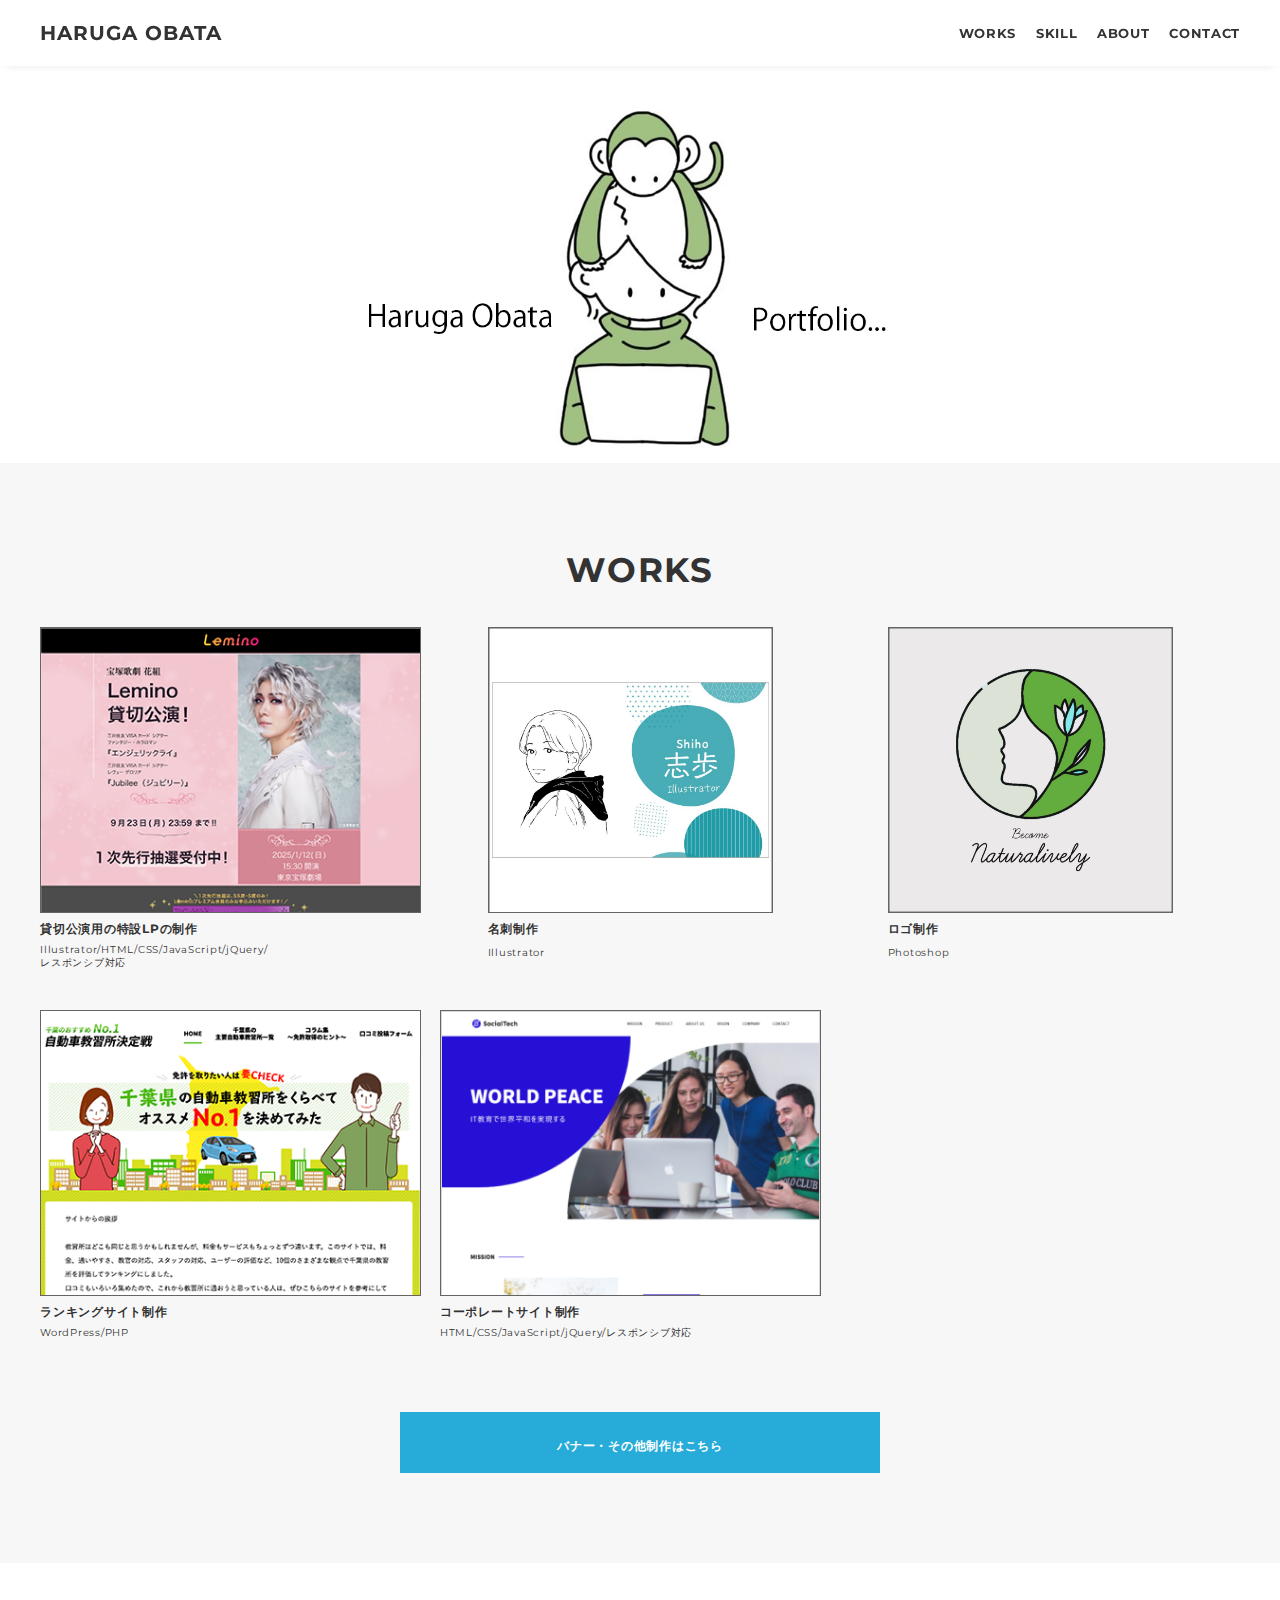
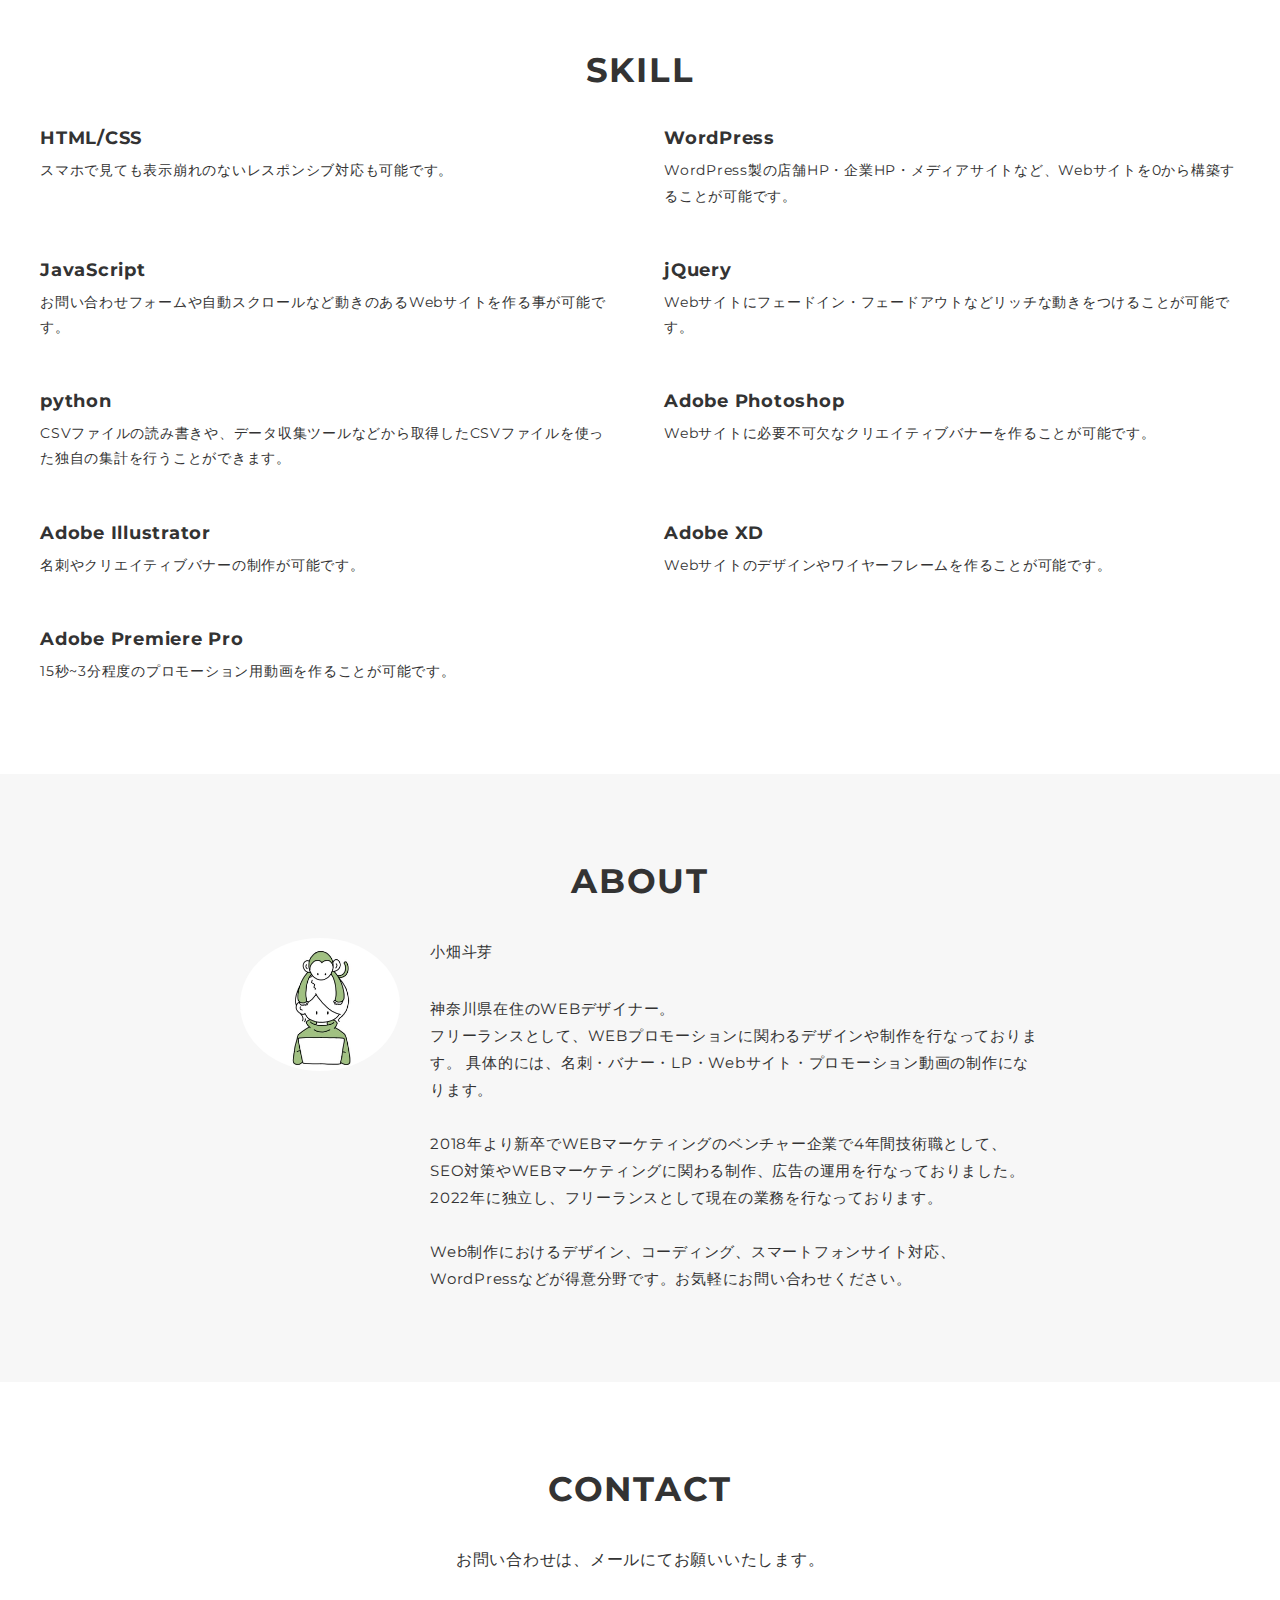
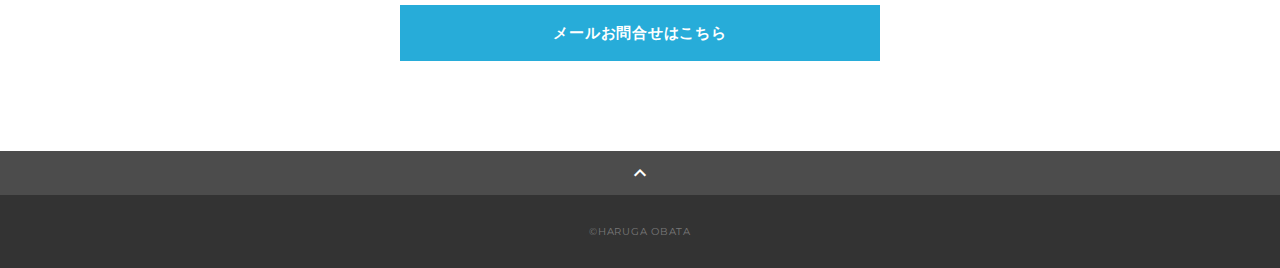
<file: index.html>
<!DOCTYPE html>
<html>
<head>
  <meta charset="utf-8">
  <meta name="viewport" content="width=device-width, initial-scale=1.0, maximum-scale=1.0, minimum-scale=1.0">
  <title>小畑斗芽のポートフォリオ</title>
  <link rel="preconnect" href="https://fonts.gstatic.com">
  <link href="https://fonts.googleapis.com/css2?family=Montserrat:wght@400;700&display=swap" rel="stylesheet">
  <link href="https://fonts.googleapis.com/css?family=Material+Icons+Outlined" rel="stylesheet">
  <link href="css/ress.css" media="all" rel="stylesheet" type="text/css">
  <link href="css/style.css" media="all" rel="stylesheet" type="text/css">
</head>

<body>
  <div class="wrapper">

    <!-- header -->
    <header class="header ">
      <div class="container">
        <h1 class="header-logo">
          <a href="index.html#">HARUGA OBATA</a>
        </h1>
        <nav class="gnav">
          <ul class="gnav-list">
            <li class="gnav-item"><a href="#works">WORKS</a></li>
            <li class="gnav-item"><a href="#skill">SKILL</a></li>
            <li class="gnav-item"><a href="#about">ABOUT</a></li>
            <li class="gnav-item"><a href="#contact">CONTACT</a></li>
          </ul>
        </nav>
      </div>
    </header>
    <!-- /header -->

    <main class="content">

      <!-- mv -->
      <div class="mv">
        <div class="mv-container">
          <img src="img/main.png" alt="">
        </div>
      </div>
      <!-- /mv -->

      <!-- works -->
      <section class="works section" id="works">
        <div class="container">
          <h2 class="title">WORKS</h2>
          <div class="works-list">
            <a class="works-item" href="works-5.html">
              <div class="works-img"><img src="img/works/hanagumitop.png" alt="Illustrator/HTML/CSS/JavaScript/jQuery/レスポンシブ対応"></div>
              <p class="works-name">貸切公演用の特設LPの制作</p>
              <p class="works-info">Illustrator/HTML/CSS/<br class="sp-only">JavaScript/jQuery/<br>レスポンシブ対応</p>
            </a>
            <a class="works-item w75per" href="works-4.html">
              <div class="works-img img75"><img src="img/works/shiho_omote.jpg" alt="Illustrator"></div>
              <p class="works-name">名刺制作</p>
              <p class="works-info">Illustrator</p>
            </a>
            <a class="works-item w75per" href="works-7.html">
              <div class="works-img img75"><img src="img/works/nature_logo.jpg" alt="Photoshop"></div>
              <p class="works-name">ロゴ制作</p>
              <p class="works-info">Photoshop</p>
            </a>
            <a class="works-item" href="works-6.html">
              <div class="works-img"><img src="img/works/kyousyujyo.png" alt=""></div>
              <p class="works-name">ランキングサイト制作</p>
              <p class="works-info">WordPress/PHP</p>
            </a>
            <a class="works-item" href="works-1.html">
              <div class="works-img"><img src="img/works/html1.png" alt="html1"></div>
              <p class="works-name">コーポレートサイト制作</p>
              <p class="works-info">HTML/CSS/JavaScript/jQuery/レスポンシブ対応</p>
            </a>
            <!-- <a class="works-item" href="works-2.html">
              <div class="works-img"><img src="img/works/html2.png" alt="html2"></div>
              <p class="works-name">プロフィールサイト制作</p>
              <p class="works-info">HTML/CSS</p>
            </a> -->
            <!-- <a class="works-item" href="works-3.html">
              <div class="works-img"><img src="img/works/wordpress1.png" alt="WordPress"></div>
              <p class="works-name">美容室のHP制作</p>
              <p class="works-info">WordPress</p>
            </a> -->
          </div>
          <a class="works-item2 w75per btn_02" href="https://drive.google.com/file/d/1cKOrhDujKWfUIokZ86zrv9-xixPsxvA_/view?usp=drive_link">
            <p class="works-name">バナー・その他制作はこちら</p>
          </a>
        </div>
      </section>
      <!-- /works -->

      <!-- skill -->
      <section class="skill section" id="skill">
        <div class="container">
          <h2 class="title">SKILL</h2>
          <div class="skill-list">
            <div class="skill-item">
              <div class="skill-body">
                <h3 class="skill-name">HTML/CSS</h3>
                <p class="skill-text">
                  スマホで見ても表示崩れのないレスポンシブ対応も可能です。</p>
              </div>
            </div>
            <div class="skill-item">
              <div class="skill-body">
                <h3 class="skill-name">WordPress</h3>
                <p class="skill-text">
                  WordPress製の店舗HP・企業HP・メディアサイトなど、Webサイトを0から構築することが可能です。</p>
              </div>
            </div>
            <div class="skill-item">
              <div class="skill-body">
                <h3 class="skill-name">JavaScript</h3>
                <p class="skill-text">
                  お問い合わせフォームや自動スクロールなど動きのあるWebサイトを作る事が可能です。</p>
              </div>
            </div>
            <div class="skill-item">
              <div class="skill-body">
                <h3 class="skill-name">jQuery</h3>
                <p class="skill-text">
                  Webサイトにフェードイン・フェードアウトなどリッチな動きをつけることが可能です。</p>
              </div>
            </div>
            <div class="skill-item">
              <div class="skill-body">
                <h3 class="skill-name">python</h3>
                <p class="skill-text">
                  CSVファイルの読み書きや、データ収集ツールなどから取得したCSVファイルを使った独自の集計を行うことができます。</p>
              </div>
            </div>
            <div class="skill-item">
              <div class="skill-body">
                <h3 class="skill-name">Adobe Photoshop</h3>
                <p class="skill-text">
                  Webサイトに必要不可欠なクリエイティブバナーを作ることが可能です。</p>
              </div>
            </div>
            <div class="skill-item">
              <div class="skill-body">
                <h3 class="skill-name">Adobe Illustrator</h3>
                <p class="skill-text">
                  名刺やクリエイティブバナーの制作が可能です。</p>
              </div>
            </div>
            <div class="skill-item">
              <div class="skill-body">
                <h3 class="skill-name">Adobe XD</h3>
                <p class="skill-text">
                  Webサイトのデザインやワイヤーフレームを作ることが可能です。</p>
              </div>
            </div>
            <div class="skill-item">
              <div class="skill-body">
                <h3 class="skill-name">Adobe Premiere Pro</h3>
                <p class="skill-text">
                  15秒~3分程度のプロモーション用動画を作ることが可能です。</p>
              </div>
            </div>
          </div>
        </div>
      </section>
      <!-- /skill -->

      <!-- about -->
      <section class="about section" id="about">
        <div class="container">
          <h2 class="title">ABOUT</h2>
          <div class="profile">
            <p class="profile-img">
              <img src="img/harugaobata_portrait.jpg" alt="about">
            </p>
            <div class="profile-body">
              <p>
                小畑斗芽
              </p>
              <p>
                神奈川県在住のWEBデザイナー。<br>
                フリーランスとして、WEBプロモーションに関わるデザインや制作を行なっております。
                具体的には、名刺・バナー・LP・Webサイト・プロモーション動画の制作になります。<br>
                <br>
                2018年より新卒でWEBマーケティングのベンチャー企業で4年間技術職として、SEO対策やWEBマーケティングに関わる制作、広告の運用を行なっておりました。<br>
                2022年に独立し、フリーランスとして現在の業務を行なっております。<br>
                <br>
                Web制作におけるデザイン、コーディング、スマートフォンサイト対応、WordPressなどが得意分野です。お気軽にお問い合わせください。
              </p>
              
            </div>
          </div>
        </div>
      </section>
      <!-- /about -->

      <!-- contact -->
      <section class="contact section" id="contact">
        <div class="container">
          <h2 class="title">CONTACT</h2>
          <p class="lead">
            お問い合わせは、<br class="sp-only">メールにてお願いいたします。
          </p>
          <div class="contact-list">
            <a href="mailto:obata.h10.free@gmail.com?subject=メールお問い合わせ" class="btn_02">メールお問合せはこちら</a>
          </div>
        </div>
      </section>
      <!-- /contact -->
      <div class="page-top" id="js-page-top">
        <span class="material-icons-outlined">expand_less</span>
      </div>
    </main>

    <!-- footer -->
    <footer class="footer">
      <div class="copyright">&copy;HARUGA OBATA</div>
    </footer>
    <!-- /footer -->

  </div>
  <script src="https://ajax.googleapis.com/ajax/libs/jquery/3.6.0/jquery.min.js"></script>
  <script type='text/javascript' src="js/script.js"></script>
</body>
</html>
</file>
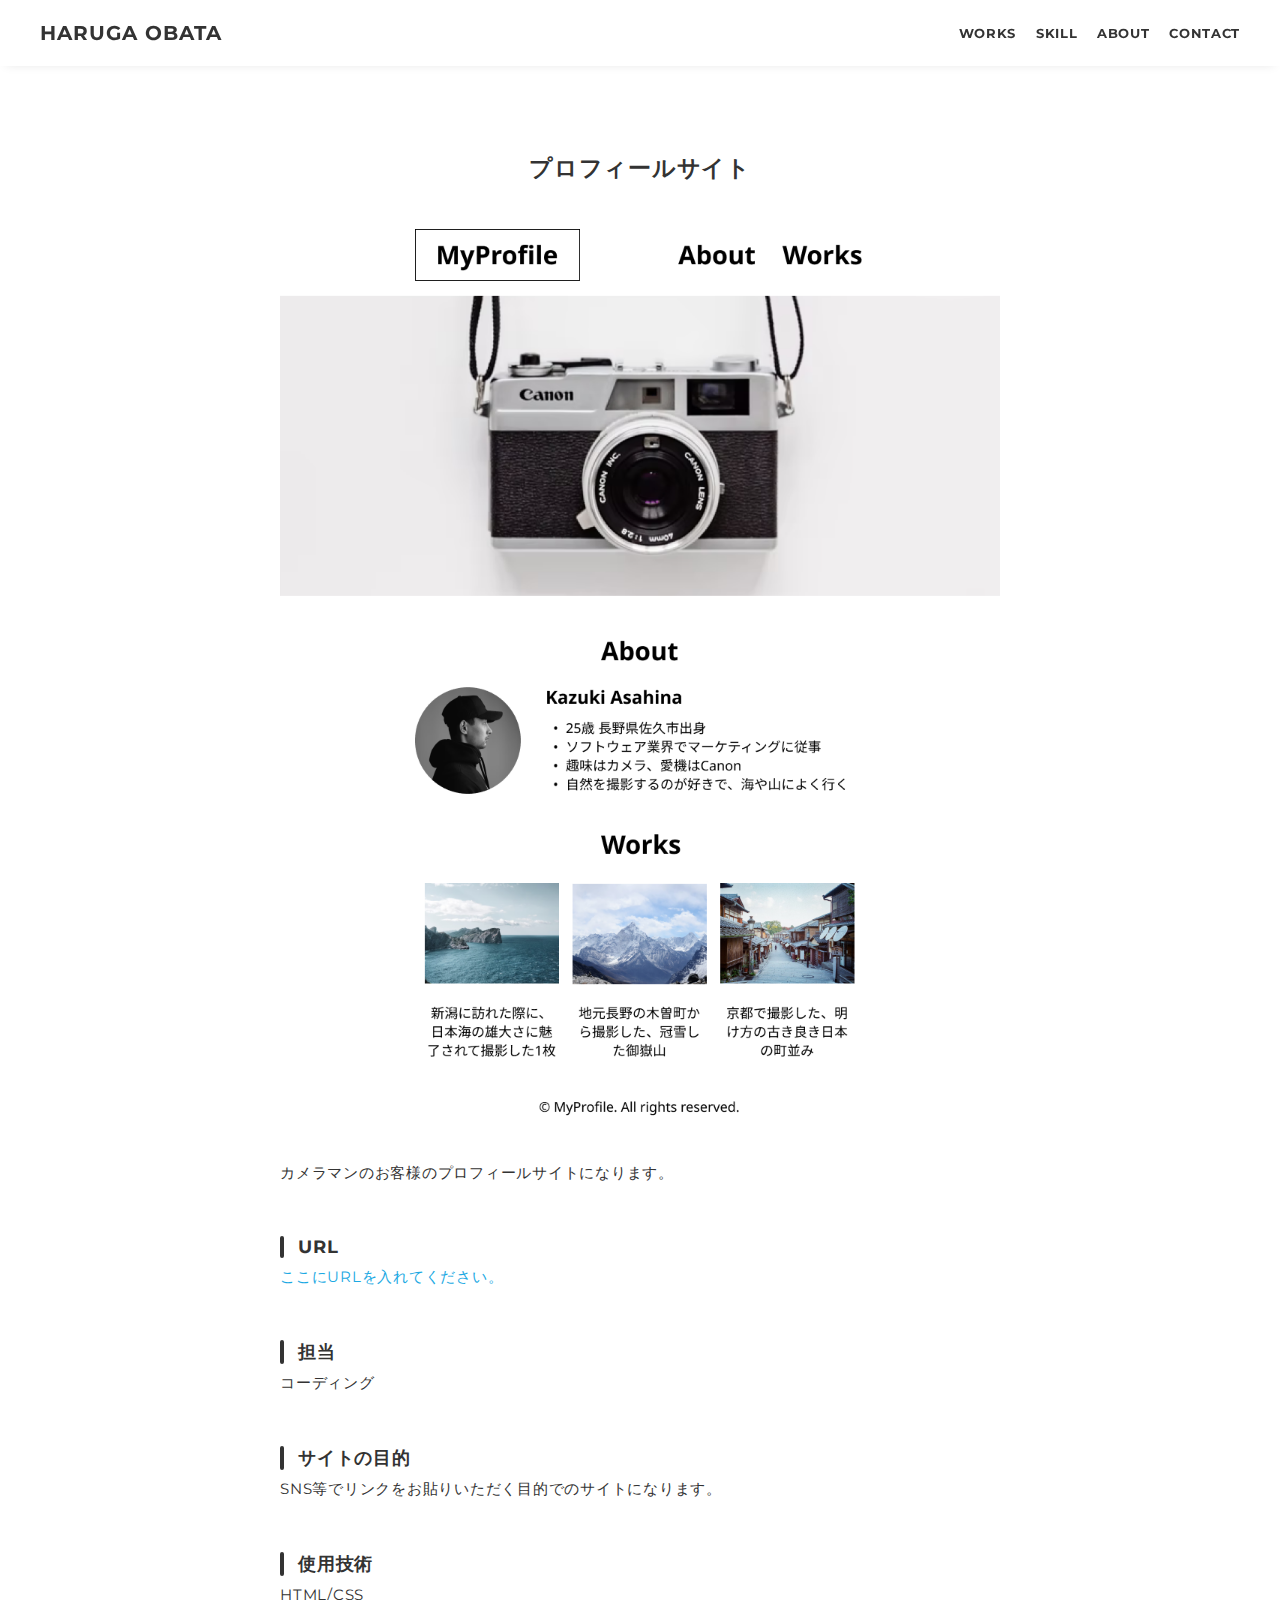
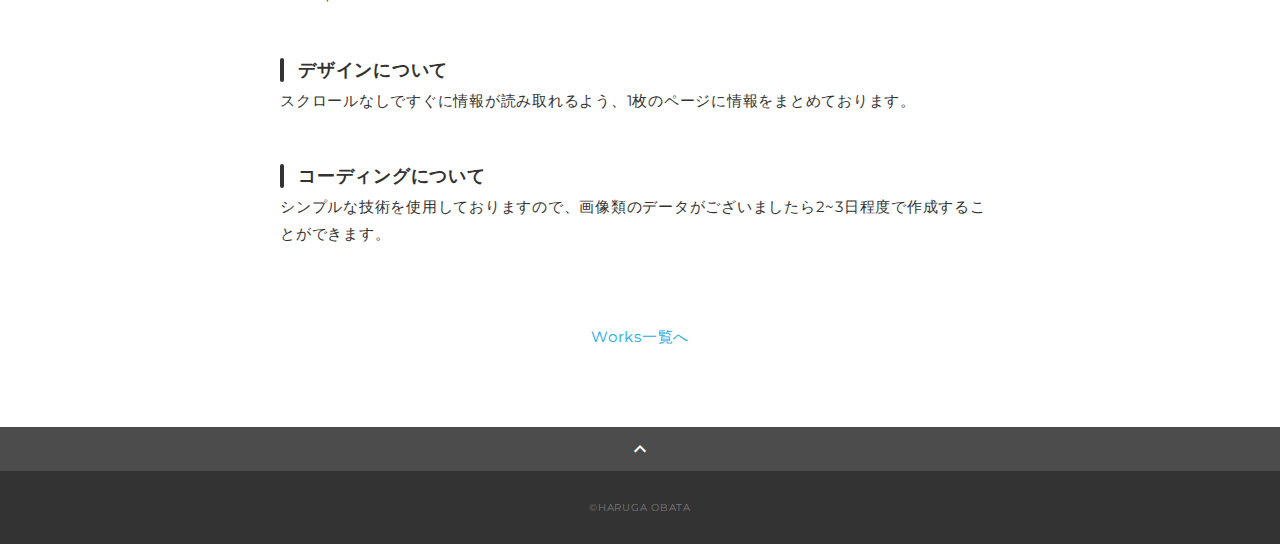
<file: works-2.html>
<!DOCTYPE html>
<html>
<head>
  <meta charset="utf-8">
  <meta name="viewport" content="width=device-width, initial-scale=1.0, maximum-scale=1.0, minimum-scale=1.0">
  <title>小畑斗芽のポートフォリオ</title>
  <link rel="preconnect" href="https://fonts.gstatic.com">
  <link href="https://fonts.googleapis.com/css2?family=Montserrat:wght@400;700&display=swap" rel="stylesheet">
  <link href="https://fonts.googleapis.com/css?family=Material+Icons+Outlined" rel="stylesheet">
  <link href="css/ress.css" media="all" rel="stylesheet" type="text/css" />
  <link href="css/style.css" media="all" rel="stylesheet" type="text/css" />
</head>

<body>
  <div class="wrapper">

    <!-- header -->
    <header class="header ">
      <div class="container">
        <h1 class="header-logo">
          <a href="index.html#">HARUGA OBATA</a>
        </h1>
        <nav class="gnav">
          <ul class="gnav-list">
            <li class="gnav-item"><a href="index.html#works">WORKS</a></li>
            <li class="gnav-item"><a href="index.html#skill">SKILL</a></li>
            <li class="gnav-item"><a href="index.html#about">ABOUT</a></li>
            <li class="gnav-item"><a href="index.html#contact">CONTACT</a></li>
          </ul>
        </nav>
      </div>
    </header>
    <!-- /header -->

    <main class="content">

      <article class="article">
        <div class="article-container">
          <h2 class="article-title">プロフィールサイト</h2>
          <div class="article-body">
            <p>
              <img src="img/works-detail/works-2_pc.png" alt="">
            </p>
            <p>
              カメラマンのお客様のプロフィールサイトになります。
            </p>
            <h3>URL</h3>
            <p><a href="" target="_blank" rel="noopener">ここにURLを入れてください。</a></p>
            <h3>担当</h3>
            <p>コーディング</p>
            <h3>サイトの目的</h3>
            <p>SNS等でリンクをお貼りいただく目的でのサイトになります。</p>
            <h3>使用技術</h3>
            <p>HTML/CSS</p>
            <h3>デザインについて</h3>
            <p>
              スクロールなしですぐに情報が読み取れるよう、1枚のページに情報をまとめております。
            </p>
            <h3>コーディングについて</h3>
            <p>
              シンプルな技術を使用しておりますので、画像類のデータがございましたら2~3日程度で作成することができます。
            </p>
          </div>
          <div class="home-link">
            <a href="index.html#works">Works一覧へ</a>
          </div>
        </div>
      </article>

      <div class="page-top" id="js-page-top">
        <span class="material-icons-outlined">expand_less</span>
      </div>
    </main>

    <!-- footer -->
    <footer class="footer">
      <div class="copyright">&copy;HARUGA OBATA</div>
    </footer>
    <!-- /footer -->

  </div>
  <script src="https://ajax.googleapis.com/ajax/libs/jquery/3.6.0/jquery.min.js"></script>
  <script type='text/javascript' src="js/script.js"></script>
</body>
</html>
</file>
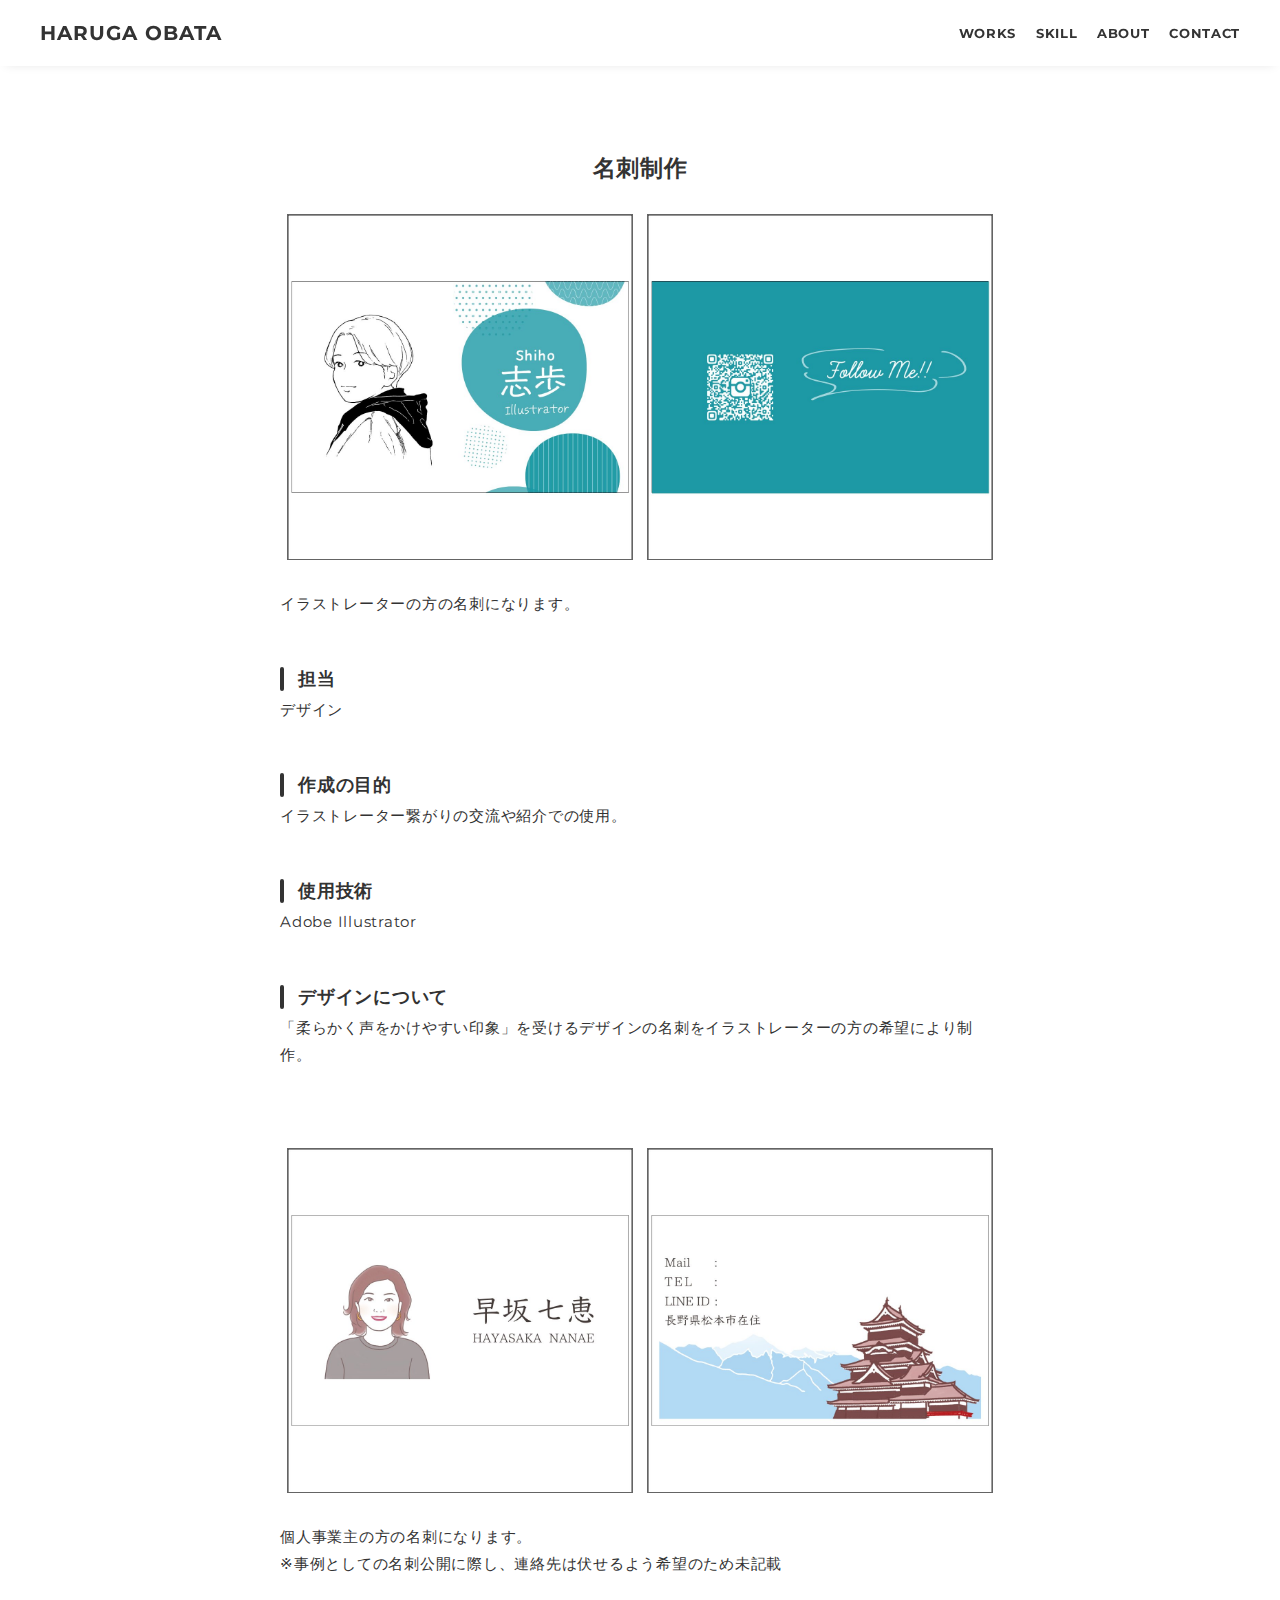
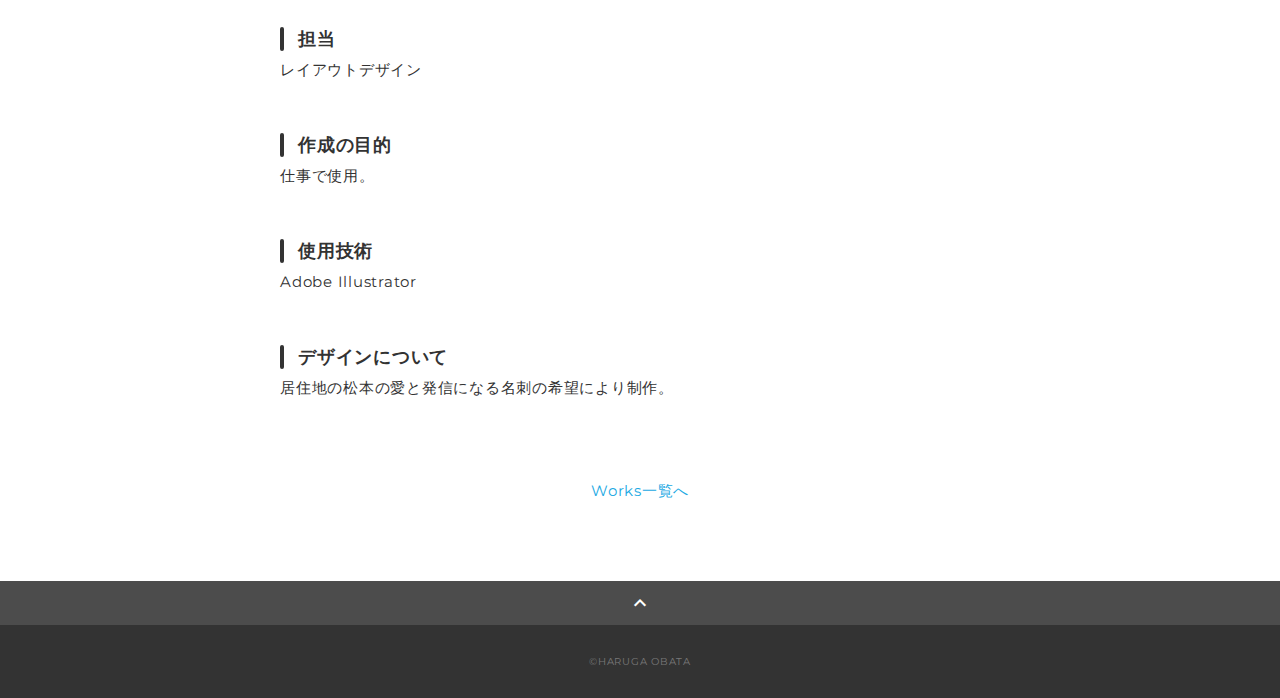
<file: works-4.html>
<!DOCTYPE html>
<html>
<head>
  <meta charset="utf-8">
  <meta name="viewport" content="width=device-width, initial-scale=1.0, maximum-scale=1.0, minimum-scale=1.0">
  <title>小畑斗芽のポートフォリオ</title>
  <link rel="preconnect" href="https://fonts.gstatic.com">
  <link href="https://fonts.googleapis.com/css2?family=Montserrat:wght@400;700&display=swap" rel="stylesheet">
  <link href="https://fonts.googleapis.com/css?family=Material+Icons+Outlined" rel="stylesheet">
  <link href="css/ress.css" media="all" rel="stylesheet" type="text/css" />
  <link href="css/style.css" media="all" rel="stylesheet" type="text/css" />
</head>

<body>
  <div class="wrapper">

    <!-- header -->
    <header class="header ">
      <div class="container">
        <h1 class="header-logo">
          <a href="index.html#">HARUGA OBATA</a>
        </h1>
        <nav class="gnav">
          <ul class="gnav-list">
            <li class="gnav-item"><a href="index.html#works">WORKS</a></li>
            <li class="gnav-item"><a href="index.html#skill">SKILL</a></li>
            <li class="gnav-item"><a href="index.html#about">ABOUT</a></li>
            <li class="gnav-item"><a href="index.html#contact">CONTACT</a></li>
          </ul>
        </nav>
      </div>
    </header>
    <!-- /header -->

    <main class="content">

      <article class="article">
        <div class="article-container">
          <h2 class="article-title">名刺制作</h2>
          <div class="article-body">
            <p>
              <ul>
                <li><img src="img/works-detail/shiho_omote.jpg" alt=""></li>
                <li><img src="img/works-detail/shiho_ura.jpg" alt=""></li>
              </ul>
            </p>
            <p>
              イラストレーターの方の名刺になります。
            </p>
            <h3>担当</h3>
            <p>デザイン</p>
            <h3>作成の目的</h3>
            <p>イラストレーター繋がりの交流や紹介での使用。</p>
            <h3>使用技術</h3>
            <p>Adobe Illustrator</p>
            <h3>デザインについて</h3>
            <p>
              「柔らかく声をかけやすい印象」を受けるデザインの名刺をイラストレーターの方の希望により制作。
            </p>
          </div>
          <div class="article-body">
            <p>
              <ul>
                <li><img src="img/works-detail/hayasaka_omote.jpg" alt=""></li>
                <li><img src="img/works-detail/hayasaka_ura.jpg" alt=""></li>
              </ul>
            </p>
            <p>
              個人事業主の方の名刺になります。<br>※事例としての名刺公開に際し、連絡先は伏せるよう希望のため未記載
            </p>
            <h3>担当</h3>
            <p>レイアウトデザイン</p>
            <h3>作成の目的</h3>
            <p>仕事で使用。</p>
            <h3>使用技術</h3>
            <p>Adobe Illustrator</p>
            <h3>デザインについて</h3>
            <p>
              居住地の松本の愛と発信になる名刺の希望により制作。
            </p>
          </div>
          <div class="home-link">
            <a href="index.html#works">Works一覧へ</a>
          </div>
        </div>
      </article>

      <div class="page-top" id="js-page-top">
        <span class="material-icons-outlined">expand_less</span>
      </div>
    </main>

    <!-- footer -->
    <footer class="footer">
      <div class="copyright">&copy;HARUGA OBATA</div>
    </footer>
    <!-- /footer -->

  </div>
  <script src="https://ajax.googleapis.com/ajax/libs/jquery/3.6.0/jquery.min.js"></script>
  <script type='text/javascript' src="js/script.js"></script>
</body>
</html>
</file>
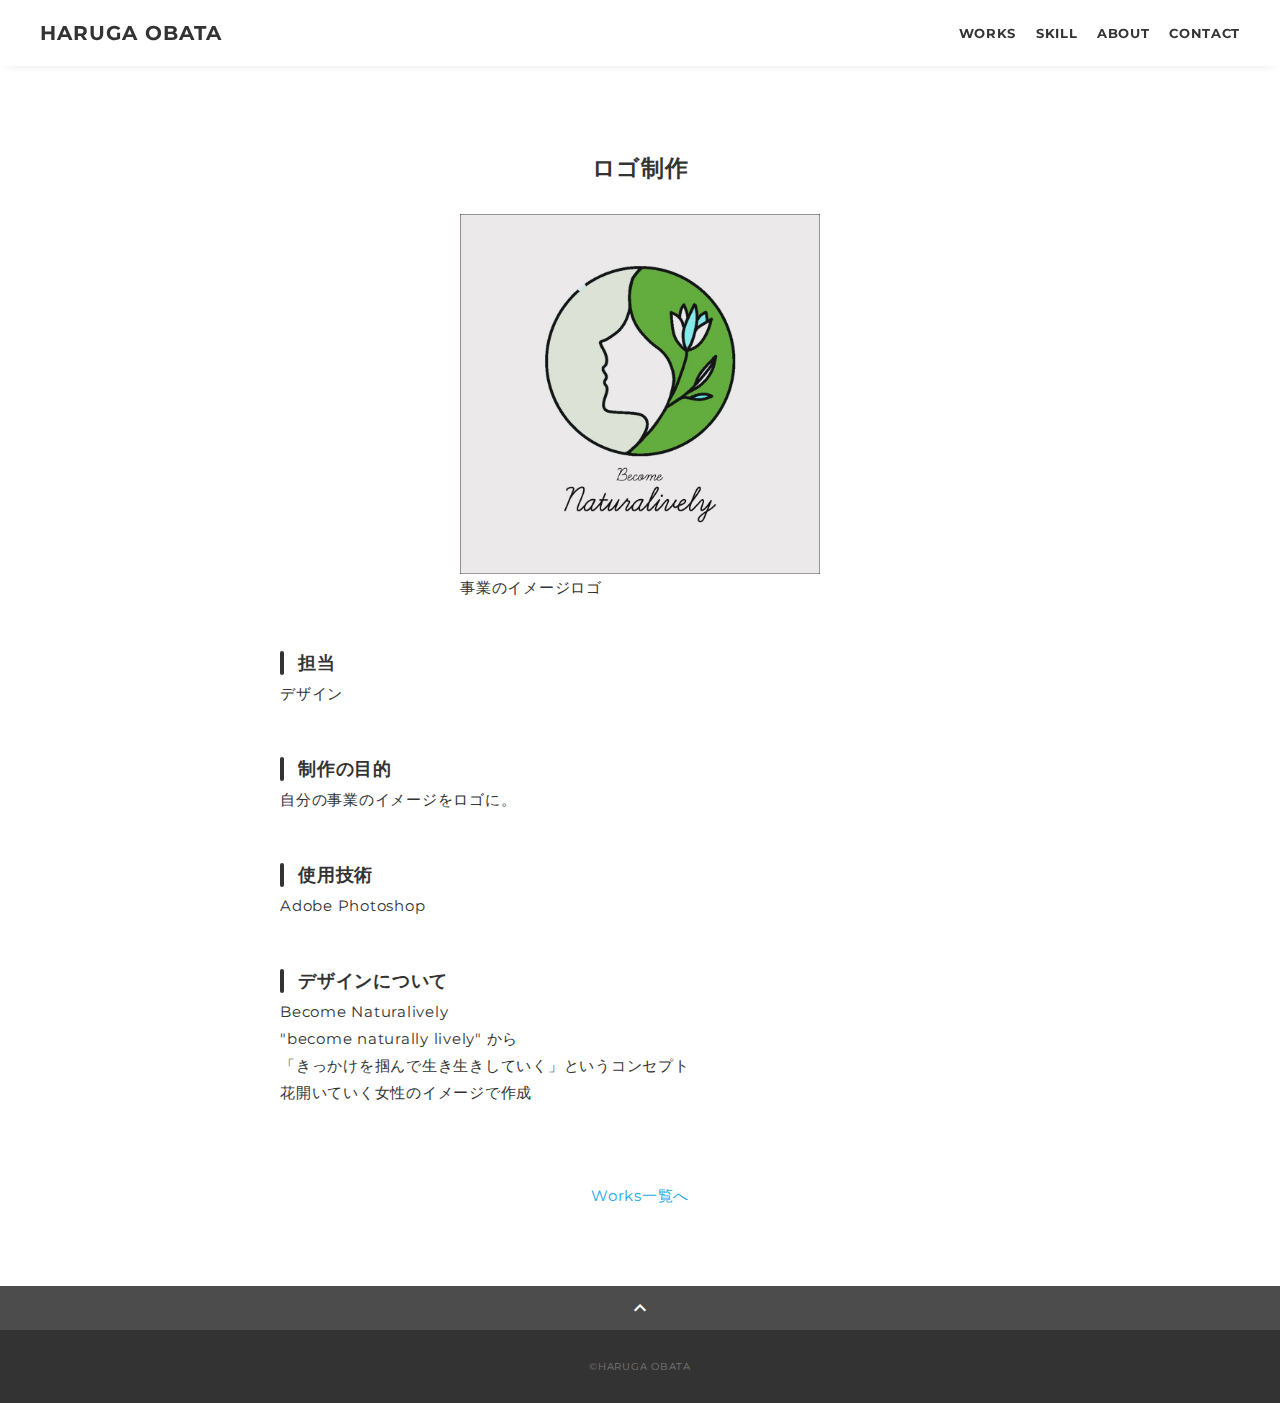
<file: works-7.html>
<!DOCTYPE html>
<html>
<head>
  <meta charset="utf-8">
  <meta name="viewport" content="width=device-width, initial-scale=1.0, maximum-scale=1.0, minimum-scale=1.0">
  <title>小畑斗芽のポートフォリオ</title>
  <link rel="preconnect" href="https://fonts.gstatic.com">
  <link href="https://fonts.googleapis.com/css2?family=Montserrat:wght@400;700&display=swap" rel="stylesheet">
  <link href="https://fonts.googleapis.com/css?family=Material+Icons+Outlined" rel="stylesheet">
  <link href="css/ress.css" media="all" rel="stylesheet" type="text/css" />
  <link href="css/style.css" media="all" rel="stylesheet" type="text/css" />
</head>

<body>
  <div class="wrapper">

    <!-- header -->
    <header class="header ">
      <div class="container">
        <h1 class="header-logo">
          <a href="index.html#">HARUGA OBATA</a>
        </h1>
        <nav class="gnav">
          <ul class="gnav-list">
            <li class="gnav-item"><a href="index.html#works">WORKS</a></li>
            <li class="gnav-item"><a href="index.html#skill">SKILL</a></li>
            <li class="gnav-item"><a href="index.html#about">ABOUT</a></li>
            <li class="gnav-item"><a href="index.html#contact">CONTACT</a></li>
          </ul>
        </nav>
      </div>
    </header>
    <!-- /header -->

    <main class="content">

      <article class="article">
        <div class="article-container">
          <h2 class="article-title">ロゴ制作</h2>
          <div class="article-body">
            <p style="text-align: center;" class="logo_img">
              <img src="img/works-detail/nature_logo.jpg" alt="">
            </p>
            <p class="logo_img">
              事業のイメージロゴ
            </p>
            <h3>担当</h3>
            <p>デザイン</p>
            <h3>制作の目的</h3>
            <p>自分の事業のイメージをロゴに。</p>
            <h3>使用技術</h3>
            <p>Adobe Photoshop</p>
            <h3>デザインについて</h3>
            <p>
              Become Naturalively<br>
              "become naturally lively" から<br>
              「きっかけを掴んで生き生きしていく」というコンセプト<br>
              花開いていく女性のイメージで作成
            </p>
          </div>
          <div class="home-link">
            <a href="index.html#works">Works一覧へ</a>
          </div>
        </div>
      </article>

      <div class="page-top" id="js-page-top">
        <span class="material-icons-outlined">expand_less</span>
      </div>
    </main>

    <!-- footer -->
    <footer class="footer">
      <div class="copyright">&copy;HARUGA OBATA</div>
    </footer>
    <!-- /footer -->

  </div>
  <script src="https://ajax.googleapis.com/ajax/libs/jquery/3.6.0/jquery.min.js"></script>
  <script type='text/javascript' src="js/script.js"></script>
</body>
</html>
</file>
<file: css/ress.css>
/*!
 * ress.css • v3.0.1
 * MIT License
 * github.com/filipelinhares/ress
 */

/* # =================================================================
   # Global selectors
   # ================================================================= */

html {
  box-sizing: border-box;
  word-break: normal;
  -moz-tab-size: 4;
  tab-size: 4;

  -webkit-text-size-adjust: 100%; /* Prevent adjustments of font size after orientation changes in iOS */
}

*,
::before,
::after {
  box-sizing: inherit;
  background-repeat: no-repeat; /* Set `background-repeat: no-repeat` to all elements and pseudo elements */
}

::before,
::after {
  vertical-align: inherit;
  text-decoration: inherit; /* Inherit text-decoration and vertical align to ::before and ::after pseudo elements */
}

* {
  margin: 0;
  padding: 0; /* Reset `padding` and `margin` of all elements */
}

/* # =================================================================
   # General elements
   # ================================================================= */

hr {
  overflow: visible; /* Show the overflow in Edge and IE */
  height: 0; /* Add the correct box sizing in Firefox */
}

details,
main {
  display: block; /* Render the `main` element consistently in IE. */
}

summary {
  display: list-item; /* Add the correct display in all browsers */
}

small {
  font-size: 80%; /* Set font-size to 80% in `small` elements */
}

[hidden] {
  display: none; /* Add the correct display in IE */
}

abbr[title] {
  /* Add the correct text decoration in Chrome, Edge, IE, Opera, and Safari */
  text-decoration: underline;
  text-decoration: underline dotted;
  border-bottom: none; /* Remove the bottom border in Chrome 57 */
}

a {
  background-color: transparent; /* Remove the gray background on active links in IE 10 */
}

a:active,
a:hover {
  outline-width: 0; /* Remove the outline when hovering in all browsers */
}

code,
kbd,
pre,
samp {
  font-family: monospace, monospace; /* Specify the font family of code elements */
}

pre {
  font-size: 1em; /* Correct the odd `em` font sizing in all browsers */
}

b,
strong {
  font-weight: bolder; /* Add the correct font weight in Chrome, Edge, and Safari */
}

/* https://gist.github.com/unruthless/413930 */
sub,
sup {
  position: relative;
  font-size: 75%;
  line-height: 0;
  vertical-align: baseline;
}

sub {
  bottom: -.25em;
}

sup {
  top: -.5em;
}

/* # =================================================================
   # Forms
   # ================================================================= */

input {
  border-radius: 0;
}

/* Replace pointer cursor in disabled elements */
[disabled] {
  cursor: default;
}

[type="number"]::-webkit-container-spin-button,
[type="number"]::-webkit-outer-spin-button {
  height: auto; /* Correct the cursor style of increment and decrement buttons in Chrome */
}

[type="search"] {
  outline-offset: -2px; /* Correct the outline style in Safari */

  -webkit-appearance: textfield; /* Correct the odd appearance in Chrome and Safari */
}

[type="search"]::-webkit-search-decoration {
  -webkit-appearance: none; /* Remove the container padding in Chrome and Safari on macOS */
}

textarea {
  overflow: auto; /* Internet Explorer 11+ */
  resize: vertical; /* Specify textarea resizability */
}

button,
input,
optgroup,
select,
textarea {
  font: inherit; /* Specify font inheritance of form elements */
}

optgroup {
  font-weight: bold; /* Restore the font weight unset by the previous rule */
}

button {
  overflow: visible; /* Address `overflow` set to `hidden` in IE 8/9/10/11 */
}

button,
select {
  text-transform: none; /* Firefox 40+, Internet Explorer 11- */
}

/* Apply cursor pointer to button elements */
button,
[type="button"],
[type="reset"],
[type="submit"],
[role="button"] {
  cursor: pointer;
  color: inherit;
}

/* Remove container padding and border in Firefox 4+ */
button::-moz-focus-container,
[type="button"]::-moz-focus-container,
[type="reset"]::-moz-focus-container,
[type="submit"]::-moz-focus-container {
  padding: 0;
  border-style: none;
}

/* Replace focus style removed in the border reset above */
button:-moz-focusring,
[type="button"]::-moz-focus-container,
[type="reset"]::-moz-focus-container,
[type="submit"]::-moz-focus-container {
  outline: 1px dotted ButtonText;
}

button,
html [type="button"],
/* Prevent a WebKit bug where (2) destroys native `audio` and `video`controls in Android 4 */
[type="reset"],
[type="submit"] {
  -webkit-appearance: button; /* Correct the inability to style clickable types in iOS */
}

/* Remove the default button styling in all browsers */
button,
input,
select,
textarea {
  border-style: none;
  background-color: transparent;
}

/* Style select like a standard input */
select {
  -webkit-appearance: none; /* Chrome 41+ */
  -moz-appearance: none; /* Firefox 36+ */
}

select::-ms-expand {
  display: none; /* Internet Explorer 11+ */
}

select::-ms-value {
  color: currentColor; /* Internet Explorer 11+ */
}

legend {
  display: table; /* Correct the text wrapping in Edge and IE */
  max-width: 100%; /* Correct the text wrapping in Edge and IE */
  max-width: 100%; /* Correct the text wrapping in Edge 18- and IE */
  white-space: normal; /* Correct the text wrapping in Edge and IE */
  color: inherit; /* Correct the color inheritance from `fieldset` elements in IE */
  border: 0; /* Correct `color` not being inherited in IE 8/9/10/11 */
}

::-webkit-file-upload-button {
  font: inherit; /* Change font properties to `inherit` in Chrome and Safari */
  color: inherit;
  /* Correct the inability to style clickable types in iOS and Safari */

  -webkit-appearance: button;
}

/* # =================================================================
   # Specify media element style
   # ================================================================= */

img {
  border-style: none; /* Remove border when inside `a` element in IE 8/9/10 */
}

/* Add the correct vertical alignment in Chrome, Firefox, and Opera */
progress {
  vertical-align: baseline;
}

/* # =================================================================
   # Accessibility
   # ================================================================= */

/* Hide content from screens but not screenreaders */
@media screen {
  [hidden~="screen"] {
    display: inherit;
  }
  [hidden~="screen"]:not(:active):not(:focus):not(:target) {
    position: absolute !important;
    clip: rect(0 0 0 0) !important;
  }
}

/* Specify the progress cursor of updating elements */
[aria-busy="true"] {
  cursor: progress;
}

/* Specify the pointer cursor of trigger elements */
[aria-controls] {
  cursor: pointer;
}

/* Specify the unstyled cursor of disabled, not-editable, or otherwise inoperable elements */
[aria-disabled] {
  cursor: default;
}
</file>
<file: css/style.css>
body {
  font-family: "Montserrat","Helvetica Neue",Arial,"Hiragino Kaku Gothic ProN","Hiragino Sans",Meiryo,sans-serif;
  font-size: 15px;
  letter-spacing: .05em;
  color: #333;
}

a {
  transition: opacity .3s;
  text-decoration: none;
  color: #1ca9e3;
}

img {
  max-width: 100%;
  height: auto;
  vertical-align: bottom;
  border-style: none;
}



.pc-only {
  display: block;
}

.sp-only {
  display: none;
}

/*--------------------------------
 レイアウト
---------------------------------*/
.wrapper {
  padding-top: 73px;
}

.section {
  padding: 90px 0;
}

.section:nth-of-type(odd) {
  background-color: #f7f7f7;
}

.container {
  max-width: 1340px;
  margin: 0 auto;
  padding: 0 40px;
}

/*--------------------------------
 見出し
---------------------------------*/
.title {
  font-size: 34px;
  font-weight: bold;
  line-height: 1;
  margin-bottom: 40px;
  text-align: center;
  letter-spacing: .05em;
  color: #333;
}

.lead {
  font-size: 16px;
  line-height: 1.8;
  margin-bottom: 30px;
}

/*--------------------------------
ヘッダー
---------------------------------*/
.header {
  position: fixed;
  top: 0;
  z-index: 1;
  width: 100%;
  background-color: #fff;
  box-shadow: 0 5px 10px -6px rgba(0,0,0,.1);
}

.header .container {
  display: flex;
  align-items: center;
  justify-content: space-between;
  padding: 20px 40px;
}

.header-logo {
  font-size: 20px;
  font-weight: bold;
  line-height: 1.2;
  margin-right: 20px;
  letter-spacing: .05em;
}

.header-logo a {
  color: #333;
}

.gnav-list {
  display: flex;
  justify-content: space-between;
  list-style: none;
}

.gnav-item:not(:last-child) {
  margin-right: 20px;
}

.gnav-item a {
  position: relative;
  font-size: 13px;
  font-weight: bold;
  display: inline-block;
  padding: 5px 0;
  transition: .3s;
  letter-spacing: .05em;
  color: #333;
}
.gnav-item a:after {
  position: absolute;
  bottom: 0;
  left: 50%;
  width: 0;
  height: 3px;
  content: "";
  transition: .3s;
  -webkit-transform: translateX(-50%);
  transform: translateX(-50%);
  background-color: #27acd9;
}

.gnav-item a:hover:after {
  width: 100%;
}

/*--------------------------------
 メインビジュアル
---------------------------------*/
.mv {
  display: flex;
  align-items: center;
  justify-content: center;
  height: auto;
  text-align: center;
}

.mv-container {
  position: relative;
  padding: 0 20px;
}

.mv-container img {
  width: 60%;
  height: auto;
}

/*--------------------------------
 Works
---------------------------------*/
.works-list {
  display: flex;
  flex-wrap: wrap;
  margin-bottom: -40px;
}
.works-list .w75per p {
  display: block;
  width: 75%;
  margin: 8px auto 0;
}

.works-item {
  width: 31.74603%;
  margin-right: 1.58730%;
  margin-bottom: 40px;
  color: #333;
}

.works-item:hover {
  opacity: .9;
}

.works-item:nth-of-type(3n) {
  margin-right: 0;
}
.works-item2 {
  width: 31.74603%;
  margin-right: 1.58730%;
  margin-bottom: 40px;
  color: #333;
  margin-top: 6% !important;
}

.works-item2:hover {
  opacity: .9;
}



.works-img img {
  border: 1px solid #646464;
}

.works-name {
  font-size: 12px;
  font-weight: bold;
  margin-top: 8px;
}

.works-info {
  font-size: 10px;
  margin-top: 5px;
}

.works-img.img75 img{
  width: 75%;
  margin: 0 auto;
  display: block;
}
/*--------------------------------
 Skill
---------------------------------*/
.skill-list {
  display: flex;
  flex-wrap: wrap;
  justify-content: space-between;
  margin-bottom: -50px;
}

.skill-item {
  display: flex;
  align-items: flex-start;
  justify-content: space-between;
  width: 48%;
  margin-bottom: 50px;
}

.skill-img {
  width: 60px;
  height: auto;
  margin-right: 20px;
}

.skill-body {
  flex: 1;
}

.skill-name {
  margin-bottom: 10px;
}

.skill-text {
  font-size: 14px;
  line-height: 1.8;
}

/*--------------------------------
 About
---------------------------------*/
.profile {
  display: flex;
  flex-wrap: wrap;
  max-width: 800px;
  margin: 0 auto;
}
.profile-img {
  width: 20%;
  margin-right: 30px;
  border-radius: 50%;
}
.profile-img img {
  border-radius: 50%;
}
.profile-body {
  flex: 1;
}

.profile-body p {
  font-size: 15px;
  line-height: 1.8;
}

.profile-body p:not(:last-child) {
  margin-bottom: 30px;
}

/*--------------------------------
 Contact
---------------------------------*/
.contact {
  text-align: center;
}

.contact-item:not(:last-child) {
  margin-right: 10px;
}

.contact-text {
  margin-top: 10px;
}
/*--------------------------------
 ページトップ
---------------------------------*/
.page-top {
  font-weight: bold;
  padding: 10px;
  cursor: pointer;
  text-align: center;
  background-color: #4c4c4c;
}

.page-top .material-icons-outlined {
  vertical-align: bottom;
  color: #fff;
}

/*--------------------------------
 フッター
---------------------------------*/
.footer {
  padding: 30px;
  background-color: #333;
}

.copyright {
  font-size: 10px;
  text-align: center;
  color: #797979;
}

/*--------------------------------
 下層：Worksページ
---------------------------------*/
.article {
  padding: 80px 0;
}

.article-container {
  max-width: 1040px;
  margin: 0 auto;
  padding: 0 20px;
}

.article-title {
  margin-bottom: 30px;
  text-align: center;
}

.article-body {
  max-width: 720px;
  margin: 0 auto;
  margin-bottom: 80px;
}

.article-body h3 {
  position: relative;
  font-size: 18px;
  margin-bottom: 5px;
  padding-left: 1em;
}

.article-body img {
  width: 100%;
  height: auto;
}

.article-body h3:not(:first-child) {
  margin-top: 50px;
}

.article-body h3::before {
  position: absolute;
  top: 0;
  left: 0;
  width: 4px;
  height: 100%;
  content: "";
  border-radius: 3px;
  background-color: #333;
}

.article-body p {
  font-size: 15px;
  line-height: 1.8;
  margin-bottom: 30px;
}
.article-body ul{
  list-style: none;
  display: flex;
}
.article-body ul li{
  width: 50%;
  margin: 0 1%;
  border: 1px solid #646464;
}
.article-body p.logo_img{
  width: 50%;
  margin: 0 auto;
}
.home-link {
  text-align: center;
}

a.btn_02 {
	display: block;
	text-align: center;
	vertical-align: middle;
	text-decoration: none;
	width: 40%;
	margin: auto;
	padding: 1rem 4rem;
	font-weight: bold;
	border: 2px solid #27acd9;
	background: #27acd9;
	color: #fff;
	transition: 0.5s;
}
a.btn_02:hover {
	color: #27acd9;
	background: #fff;
}

/*media Queries 767
----------------------------------------------------*/
@media screen and (max-width: 767px) {
  body {
    font-size: 14px;
  }

  .pc-only {
    display: none;
  }

  .sp-only {
    display: block;
  }

  /* 見出し */
  .title {
    font-size: 26px;
    margin-bottom: 20px;
  }

  .lead {
    font-size: 14px;
    line-height: 1.7;
    margin-bottom: 20px;
  }

  /* レイアウト */
  .wrapper {
    padding-top: 57px;
  }

  .section {
    padding: 60px 0;
  }

  .container {
    padding: 0 20px;
  }

  /* ヘッダー */
  .header .container {
    padding: 15px;
  }

  .header-logo {
    font-size: 15px;
    margin-right: 15px;
  }

  .gnav-item:not(:last-child) {
    margin-right: 10px;
  }

  .gnav-item a {
    font-size: 10px;
  }

  .gnav-item a:after {
    display: none;
  }

  /*  メインビジュアル */
  .mv {
    height: 40vh;
  }

  .mv-container {
    padding: 0 20px;
  }
  .mv-container img {
    width: 100%;
}
  .mv-title {
    font-size: 30px;
  }
  .mv-subtitle {
    font-size: 16px;
    margin-bottom: 20px;
  }

  .mv-text {
    top: 75%;
    font-size: 14px;
    line-height: 1.7;
  }

  /* Works */
  .works-name {
    font-size: 12px;
  }

  .works-info {
    margin-top: 3px;
  }

  .works-list {
    justify-content: space-between;
  }

  .works-item {
    flex: 0 0 48%;
    margin-right: 0;
    margin-bottom: 30px;
  }

  .works-item2{
    margin: 12% auto 0!important;
  }

  /* Skill */
  .skill-list {
    display: block;
    margin-bottom: 0;
  }

  .skill-item {
    width: 100%;
    margin-bottom: 35px;
  }

  .skill-item:last-child {
    margin-bottom: 0;
  }

  .skill-name {
    margin-bottom: 5px;
  }

  .skill-text {
    font-size: 13px;
    line-height: 1.7;
  }

  /* About */
  .profile {
    display: block;
  }
  .profile-img {
    width: 150px;
    margin: 0 auto;
    margin-bottom: 25px;
  }

  .profile-body p {
    font-size: 14px;
    line-height: 1.7;
  }

  .profile-body p:not(:last-child) {
    margin-bottom: 20px;
  }

  /* フッター */
  .footer {
    padding: 20px;
  }

  /* 下層ページ */
  .article {
    padding: 50px 0;
  }

  .article-body h3 {
    font-size: 16px;
    padding-left: .8em;
  }

  .article-body h3:not(:first-child) {
    margin-top: 30px;
  }

  .article-body p {
    font-size: 14px;
    line-height: 1.7;
    margin-bottom: 20px;
  }
  a.btn_02 {
    width: 50%;
    padding: 1rem 2rem;
  }
}
</file>
